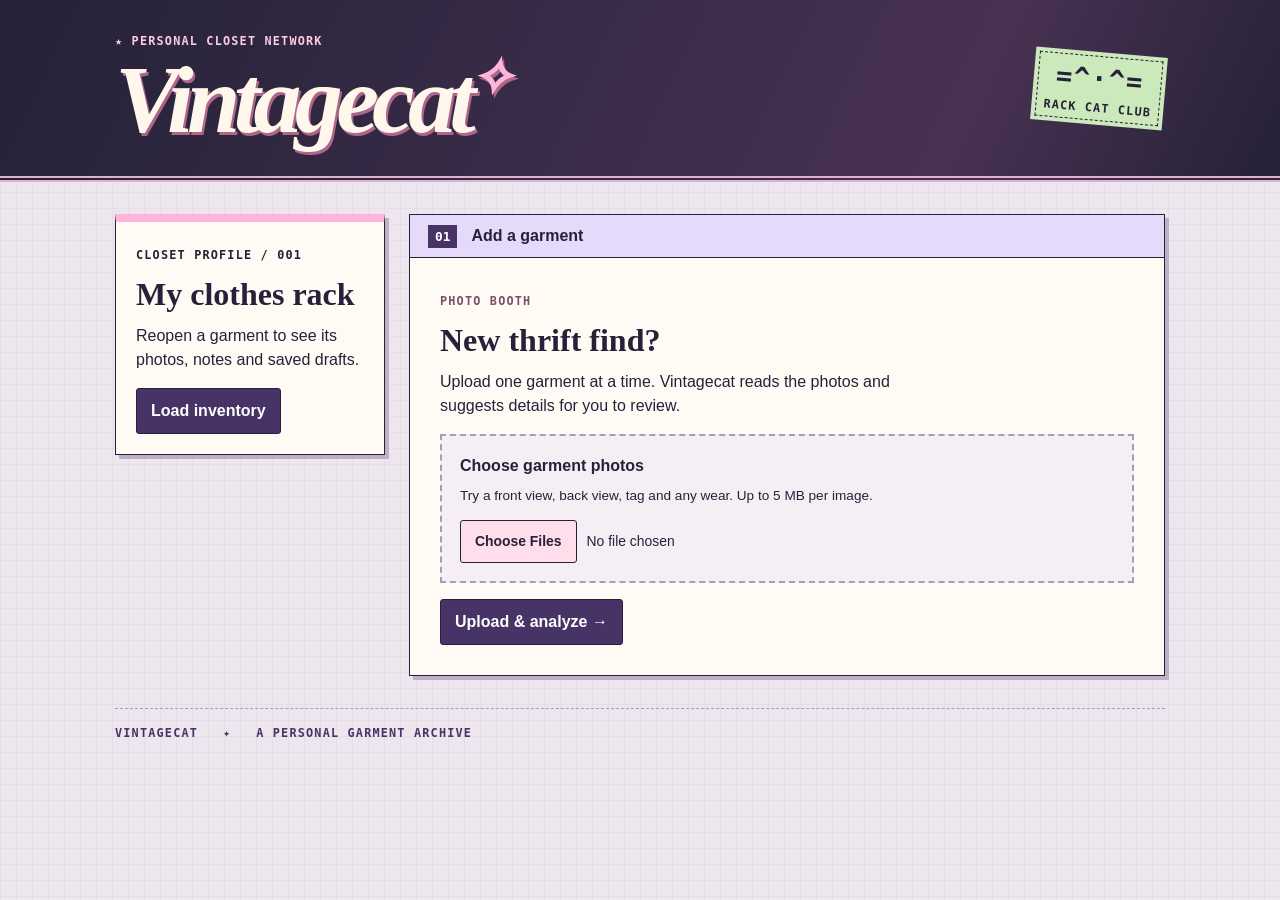
<file: learning/static/index.html>
<!DOCTYPE html>
<html lang="en">
    <head>
        <meta charset="utf-8">
        <meta name="viewport" content="width=device-width,initial-scale=1">
        <title>Vintagecat | My closet</title>
        <style>
            :root {
                --ink: #26213a;
                --plum: #473366;
                --pink: #ffb5d8;
                --paper: #fffbf4;
                --line: #a89db6;
            }

            * {
                box-sizing: border-box;
            }

            [hidden] {
                display: none !important;
            }

            body {
                margin: 0;
                color: var(--ink);
                font: 16px/1.5 Verdana, Arial, sans-serif;
                background-color: #ede6ef;
                background-image: linear-gradient(90deg, #a594b21a 1px, transparent 1px), linear-gradient(#a594b21a 1px, transparent 1px);
                background-size: 16px 16px;
            }

            header {
                background: linear-gradient(115deg, #242238, #483152 75%, #252136);
                color: white;
                border-bottom: 6px double #ddb2d0;
            }

            .mast, main, footer {
                width: min(1050px, 92%);
                margin: auto;
            }

            .mast, .bar, .actions {
                display: flex;
                align-items: center;
                gap: 14px;
            }

            .mast {
                justify-content: space-between;
                padding: 28px 0;
            }

            .wordmark small {
                color: #ffcae2;
            }

            small, footer, .patch {
                font: 700 .74rem/1.5 monospace;
                letter-spacing: .1em;
            }

            h1 {
                font: italic bold clamp(3rem, 8vw, 6rem)/1 Georgia, serif;
                letter-spacing: -.07em;
                margin: 0;
                color: #fff7eb;
                text-shadow: 2px 3px #ae658a;
            }

            h1 span {
                color: var(--pink);
                font-size: .55em;
                vertical-align: top;
            }

            .patch {
                background: #cbe9bb;
                color: var(--ink);
                text-align: center;
                padding: 7px 12px;
                outline: 1px dashed var(--ink);
                outline-offset: -5px;
                transform: rotate(5deg);
            }

            .patch b {
                font-size: 1.7rem;
            }

            main {
                display: grid;
                grid-template-columns: minmax(180px, 1fr) minmax(0, 2.8fr);
                gap: 24px;
                align-items: start;
                margin: 32px auto;
            }

            .desk, aside {
                min-width: 0;
            }

            .profile, section {
                background: var(--paper);
                border: 1px solid var(--ink);
                box-shadow: 4px 4px 0 #beb0c7;
            }

            .profile {
                padding: 20px;
                border-top: 8px solid var(--pink);
            }

            .profile h2, h3 {
                font: bold 2rem/1.1 Georgia, serif;
                margin: .35em 0;
            }

            .profile p, .pad>p:first-of-type {
                max-width: 58ch;
            }

            p {
                margin: .6em 0 1em;
            }

            .bar {
                border-bottom: 1px solid var(--ink);
                background: #e6dafa;
                padding: 9px 18px;
            }

            .bar h2 {
                font-size: 1rem;
                margin: 0;
            }

            .bar span {
                font: bold .8rem monospace;
                background: var(--plum);
                color: white;
                padding: 4px 7px;
            }

            .pad {
                padding: clamp(16px, 3vw, 30px);
            }

            .pad small {
                color: #795166;
            }

            .booth {
                border: 2px dashed var(--line);
                background: #f6eef5;
                padding: 18px;
                margin: 16px 0;
            }

            .booth label, .field, legend {
                font-weight: bold;
            }

            #photo-tip {
                font-size: .85rem;
            }

            button, input::file-selector-button {
                font: inherit;
                font-weight: bold;
                cursor: pointer;
                background: var(--plum);
                color: white;
                border: 1px solid var(--ink);
                padding: 10px 14px;
                border-radius: 3px;
            }

            button:hover, input::file-selector-button:hover {
                background: #634878;
            }

            input[type=file] {
                max-width: 100%;
                font: inherit;
                font-size: .87rem;
            }

            input::file-selector-button {
                background: #ffdeeb;
                color: var(--ink);
                margin-right: 10px;
            }

            input::file-selector-button:hover {
                color: white;
            }

            button:focus-visible, input:focus-visible, textarea:focus-visible {
                outline: 3px solid #005cbc;
                outline-offset: 3px;
            }

            .field {
                display: block;
                font-size: .9rem;
                margin: 12px 0;
            }

            .field input, .field textarea {
                display: block;
                width: 100%;
                margin-top: 4px;
                border: 1px solid #87768e;
                padding: 10px;
                background: white;
                color: var(--ink);
                font: inherit;
                font-weight: normal;
            }

            .field textarea {
                resize: vertical;
            }

            .actions {
                flex-wrap: wrap;
            }

            .fields, .markets {
                display: grid;
                gap: 12px;
            }

            .fields {
                grid-template-columns: 2fr 1fr 1fr;
            }

            .markets {
                grid-template-columns: 1fr 1fr;
            }

            fieldset {
                min-width: 0;
                background: #faf4f8;
                border: 1px solid var(--line);
            }

            legend {
                color: var(--plum);
            }

            section+section, #analysis-review {
                margin-top: 22px;
            }

            #inventory {
                padding: 0;
                list-style: none;
                margin-bottom: 0;
                max-height: 55vh;
                overflow: auto;
            }

            #inventory li+li {
                border-top: 1px dotted var(--line);
            }

            #inventory button {
                width: 100%;
                background: transparent;
                color: var(--plum);
                border: none;
                text-align: left;
                text-decoration: underline;
                overflow-wrap: anywhere;
            }

            #review-photos {
                display: flex;
                gap: 8px;
                flex-wrap: wrap;
            }

            #review-photos img {
                max-width: 100%;
                background: white;
                border: 4px solid white;
                box-shadow: 0 1px 3px #998;
            }

            p:empty, ul:empty {
                margin: 0;
            }

            p[role]:not(:empty), #review-uncertainties:not(:empty) {
                padding: 10px;
                background: #fff0d5;
                border-left: 4px solid #9e622c;
            }

            footer {
                border-top: 1px dashed var(--line);
                padding: 16px 0;
                color: var(--plum);
            }

            @media (max-width: 700px) {
                main {
                    display: flex;
                    flex-direction: column;
                    gap: 18px;
                }

                .desk, aside {
                    width: 100%;
                }

                .desk {
                    order: -1;
                }

                .markets, .fields {
                    grid-template-columns: 1fr;
                }

                .fields {
                    gap: 0;
                }

                .patch {
                    font-size: .62rem;
                }

                .mast {
                    padding: 18px 0;
                }
            }
        </style>
    </head>
    <body>
        <header>
            <div class="mast">
                <div class="wordmark">
                    <small>★ PERSONAL CLOSET NETWORK</small>
                    <h1>Vintagecat<span>✧</span></h1>
                </div>
                <div class="patch" aria-hidden="true">
                    <b>=^·^=</b>
                    <br>
                    RACK CAT CLUB
                </div>
            </div>
        </header>
        <main>
            <aside>
                <div class="profile">
                    <small>CLOSET PROFILE / 001</small>
                    <h2>My clothes rack</h2>
                    <p>Reopen a garment to see its photos, notes and saved drafts.</p>
                    <button id="load-items">Load inventory</button>
                    <ul id="inventory"></ul>
                </div>
            </aside>
            <div class="desk">
                <section>
                    <div class="bar">
                        <span>01</span>
                        <h2>Add a garment</h2>
                    </div>
                    <div class="pad">
                        <small>PHOTO BOOTH</small>
                        <h3>New thrift find?</h3>
                        <p>Upload one garment at a time. Vintagecat reads the photos and suggests details for you to review.</p>
                        <form id="upload-form">
                            <div class="booth">
                                <label for="garment-photos">Choose garment photos</label>
                                <p id="photo-tip">Try a front view, back view, tag and any wear. Up to 5 MB per image.</p>
                                <input
                                    id="garment-photos"
                                    type="file"
                                    accept="image/*"
                                    multiple
                                    required
                                    aria-describedby="photo-tip"
                                >
                            </div>
                            <button type="submit">Upload &amp; analyze →</button>
                        </form>
                        <p id="upload-status" role="status"></p>
                    </div>
                </section>
                <div id="analysis-review" hidden>
                    <section>
                        <div class="bar">
                            <span>02</span>
                            <h2>Review garment details</h2>
                        </div>
                        <div class="pad">
                            <p>Check the suggested details against your garment. Save your changes before generating drafts.</p>
                            <div id="review-photos"></div>
                            <h3>Comparable sales</h3>
                            <p id="price-summary" role="status"></p>
                            <label class="field" for="review-title">
                                Garment title
                                <input id="review-title" maxlength="120">
                            </label>
                            <div class="fields">
                                <label class="field" for="review-brand">
                                    Brand
                                    <input id="review-brand">
                                </label>
                                <label class="field" for="review-size">
                                    Size
                                    <input id="review-size">
                                </label>
                                <label class="field" for="review-color">
                                    Color
                                    <input id="review-color">
                                </label>
                            </div>
                            <label class="field" for="review-condition">
                                Visible condition notes
                                <textarea id="review-condition" rows="4"></textarea>
                            </label>
                            <p id="review-uncertainties"></p>
                            <div class="actions">
                                <button id="save-review" type="button">Save reviewed details</button>
                                <button id="generate-drafts" type="button">Generate listing drafts</button>
                            </div>
                            <p id="review-status" role="status"></p>
                        </div>
                    </section>
                    <section id="listing-drafts-review" hidden>
                        <div class="bar">
                            <span>03</span>
                            <h2>Marketplace drafts</h2>
                        </div>
                        <div class="pad">
                            <p>Edit each version here. Saving keeps both drafts in Vintagecat.</p>
                            <div class="markets">
                                <fieldset>
                                    <legend>eBay</legend>
                                    <label class="field" for="ebay-title">
                                        Listing title
                                        <input id="ebay-title">
                                    </label>
                                    <label class="field" for="ebay-description">
                                        Description
                                        <textarea id="ebay-description" rows="4"></textarea>
                                    </label>
                                </fieldset>
                                <fieldset>
                                    <legend>Depop</legend>
                                    <label class="field" for="depop-title">
                                        Listing title
                                        <input id="depop-title">
                                    </label>
                                    <label class="field" for="depop-description">
                                        Description
                                        <textarea id="depop-description" rows="4"></textarea>
                                    </label>
                                </fieldset>
                            </div>
                            <p id="listing-drafts-warnings" role="alert"></p>
                            <button id="save-listing-edits" type="button">Save listing drafts</button>
                        </div>
                    </section>
                </div>
                <p id="create-status" role="status"></p>
            </div>
        </main>
        <footer>VINTAGECAT &nbsp; ✦ &nbsp; A PERSONAL GARMENT ARCHIVE</footer>
        <script>
        const uploadForm = document.getElementById("upload-form");
        const inventory = document.getElementById("inventory");
        const loadButton = document.getElementById("load-items");
        loadButton.addEventListener("click", loadItems);
        let reviewingItemId = null;
        const saveReviewButton = document.getElementById("save-review");
        const generateDraftsButton = document.getElementById("generate-drafts");
        const reviewStatus = document.getElementById("review-status");
        const saveListingEditsButton = document.getElementById("save-listing-edits");

        saveListingEditsButton.addEventListener("click", async () => {
            if (reviewingItemId === null) {
                reviewStatus.textContent = "Choose a garment to save edits for.";
                return;
            }
            const listingEdits = readListingEdits();
            
            const response = await fetch(`/items/${reviewingItemId}/listing-drafts`, {
                method: "PUT",
                headers: {"Content-Type": "application/json"},
                body: JSON.stringify(listingEdits)
            });

            if (!response.ok) {
                reviewStatus.textContent = "Could not save listing edits.";
                return;
            }

            reviewStatus.textContent = "Listing edits saved.";
            
        });

        saveReviewButton.addEventListener("click", async () => {
            if (reviewingItemId === null) {
                reviewStatus.textContent = "Choose a garment to review first.";
                return;
            }

            reviewedData = {
                title: document.getElementById("review-title").value.trim(),
                brand: document.getElementById("review-brand").value.trim() || null,
                size: document.getElementById("review-size").value.trim() || null,
                color: document.getElementById("review-color").value.trim() || null,
                condition_notes: document.getElementById("review-condition").value
                .split("\n")
                .map((line) => line.trim())
                .filter((line) => line)
            }

            if (!reviewedData.title) {
                reviewStatus.textContent = "Title is required.";
                return;
            }

            const saveResponse = await fetch(`/items/${reviewingItemId}/review`, {
                method: "PUT",
                headers: {"Content-Type": "application/json",
                },
                body: JSON.stringify(reviewedData),
            });

            if (!saveResponse.ok) {
                reviewStatus.textContent = "Could not save reviewed details.";
                return;
            }

            reviewStatus.textContent = "Reviewed details saved.";
            showListingDrafts(null)
            await loadItems();

        })

        generateDraftsButton.addEventListener("click", async () => {
            if (reviewingItemId === null) {
                reviewStatus.textContent = "Choose a garment to generate drafts.";
                return;
            }

            reviewStatus.textContent = "Generating listing drafts...";

            const draftsResponse = await fetch(`/items/${reviewingItemId}/listing-drafts`, {
                method: "POST",
            });
            if (!draftsResponse.ok) {
                reviewStatus.textContent = "Could not generate listing drafts.";
                return;
            }
            const drafts = await draftsResponse.json();
            showListingDrafts(drafts);
            reviewStatus.textContent = "Listing drafts generated.";
        });

        uploadForm.addEventListener("submit", async (event) => {
            event.preventDefault();

            const photos = document.getElementById("garment-photos").files;
            const uploadStatus = document.getElementById("upload-status");

            if (photos.length === 0) {
                uploadStatus.textContent = "Choose at least one photo.";
                return;
            }

            const response = await fetch("/items", {
                method: "POST",
                headers: {"Content-Type": "application/json"},
                body: JSON.stringify({title: "Untitled garment"}),
            });

            if (!response.ok) {
                uploadStatus.textContent = "Could not create garment.";
                return;
            }

            const item = await response.json();

            const uploadedPhotos = [];

            for (const photo of photos) {
                const formData = new FormData();
                formData.append("photo", photo);

                const photoResponse = await fetch(`/items/${item.id}/photos`, {
                    method: "POST",
                    body: formData,
                });

                if (!photoResponse.ok) {
                    uploadStatus.textContent = "Could not upload photo.";
                    return;
                }
                const savedPhotos = await photoResponse.json();
                uploadedPhotos.push(savedPhotos);
            }

            uploadStatus.textContent = "Photos uploaded.";
            uploadStatus.textContent = "Analyzing garment...";
            const analysisResponse = await fetch(`/items/${item.id}/analyze`, {
                method: "POST",
            });
            if (!analysisResponse.ok) {
                uploadStatus.textContent = "Could not analyze garment.";
                return;
            }
            const result = await analysisResponse.json();
            reviewingItemId = item.id;
            showListingDrafts(null);
            showItemPhotos(item.id, result.title, uploadedPhotos);
            document.getElementById("review-brand").value = result.brand ?? "";
            document.getElementById("review-size").value = result.size ?? "";
            document.getElementById("review-color").value = result.color ?? "";
            document.getElementById("review-condition").value = (result.condition_notes ?? []).join("\n");
            document.getElementById("review-uncertainties").textContent = result.needs_review.join(", ") ?? "";
            document.getElementById("review-title").value = result.title;
            document.getElementById("analysis-review").hidden = false;
            uploadStatus.textContent = "Analysis complete.";

        });

        async function loadItems() {
            const response = await fetch("/items");

            if (!response.ok) {
                inventory.textContent = "Could not load inventory.";
                return;
            }

            const items = await response.json();
            inventory.replaceChildren();

            items.forEach(item => {
                const listItem = document.createElement("li");
                const button = document.createElement("button");

                button.type = "button";
                button.textContent = item.title;
                button.addEventListener("click", () => openItem(item.id));

                listItem.appendChild(button);
                inventory.appendChild(listItem);
            });

        }

        function showListingDrafts(drafts) {
            const draftsSection = document.getElementById("listing-drafts-review");

            if (drafts == null) {
                draftsSection.hidden = true;
                return;
        }
            document.getElementById("ebay-title").value = drafts.ebay.title;
            document.getElementById("ebay-description").value = drafts.ebay.description;
            document.getElementById("depop-title").value = drafts.depop.title;
            document.getElementById("depop-description").value = drafts.depop.description;
            document.getElementById("listing-drafts-warnings").textContent = drafts.needs_review.join(", ");
            draftsSection.hidden = false;
        }

        function readListingEdits() {
            const ebayTitle = document.getElementById("ebay-title").value;
            const ebayDescription = document.getElementById("ebay-description").value;
            const depopTitle = document.getElementById("depop-title").value;
            const depopDescription = document.getElementById("depop-description").value;

            return {
                ebay: { title: ebayTitle, description: ebayDescription },
                depop: { title: depopTitle, description: depopDescription }
            };
        }

        function showItemPhotos(itemId, title, photos) {
            const photoContainer = document.getElementById("review-photos");
            photoContainer.replaceChildren();

            photos.forEach(photo => {
                const image = document.createElement("img");

                image.src = `/items/${itemId}/photos/${photo.id}`;
                image.alt = `photo of ${title}`;
                image.style.width = "200px";
                image.style.height = "200px";
                image.style.objectFit = "contain";

                photoContainer.appendChild(image);
            });
        }

        function showPriceSummary(summary) {
            const priceSummary = document.getElementById("price-summary");
            const amount = (summary.median_sold_price_cents/100).toFixed(2);
            const salesLabel = summary.comp_count === 1 ? "sale" : "sales";
            if (summary.comp_count === 0) {
                priceSummary.textContent = `No saved sales in ${summary.currency} yet`;
            } else {
                priceSummary.textContent = `Median sold price: ${(summary.median_sold_price_cents/100).toFixed(2)} - ${summary.comp_count} ${salesLabel}`;
            } 
        }

        async function openItem(itemID) {
            const reviewStatus = document.getElementById("review-status");
            const response = await fetch(`/items/${itemID}`);

            if (!response.ok)   {
                document.getElementById("analysis-review").hidden = false;
                reviewStatus.textContent = "Could not load item.";
                return;
            }

            const item = await response.json();
            reviewingItemId = item.id;
            showItemPhotos(item.id, item.title, item.photos);

            
            

            document.getElementById("review-title").value = item.title;
            document.getElementById("review-brand").value = item.brand ?? "";
            document.getElementById("review-size").value = item.size ?? "";
            document.getElementById("review-color").value = item.color ?? "";
            document.getElementById("review-condition").value = item.condition_notes.join("\n");
            
            showListingDrafts(item.listing_drafts);

            const uncertainties = item.analysis?.needs_review ?? [];

            document.getElementById("review-uncertainties").textContent =
                uncertainties.length > 0
                    ? `AI flagged for review: ${uncertainties.join(", ")}`
                    : "";

            reviewStatus.textContent = "";
            document.getElementById("analysis-review").hidden = false;

            const priceStatus = document.getElementById("price-summary");
            priceStatus.textContent = "Loading comparable sales...";
            try {
                const priceResponse = await fetch(`/items/${item.id}/price-summary`);
                if(!priceResponse.ok) {
                    throw new Error("Failed to load price summary");
                }
                const summary = await priceResponse.json();
                if (reviewingItemId === item.id) {
                    showPriceSummary(summary);
                } 
            }   catch (error) {
                if  (reviewingItemId === item.id) {
                    priceStatus.textContent = "Error loading price summary";
                }
            }

        }

    </script>
</body>
</html>
</file>
